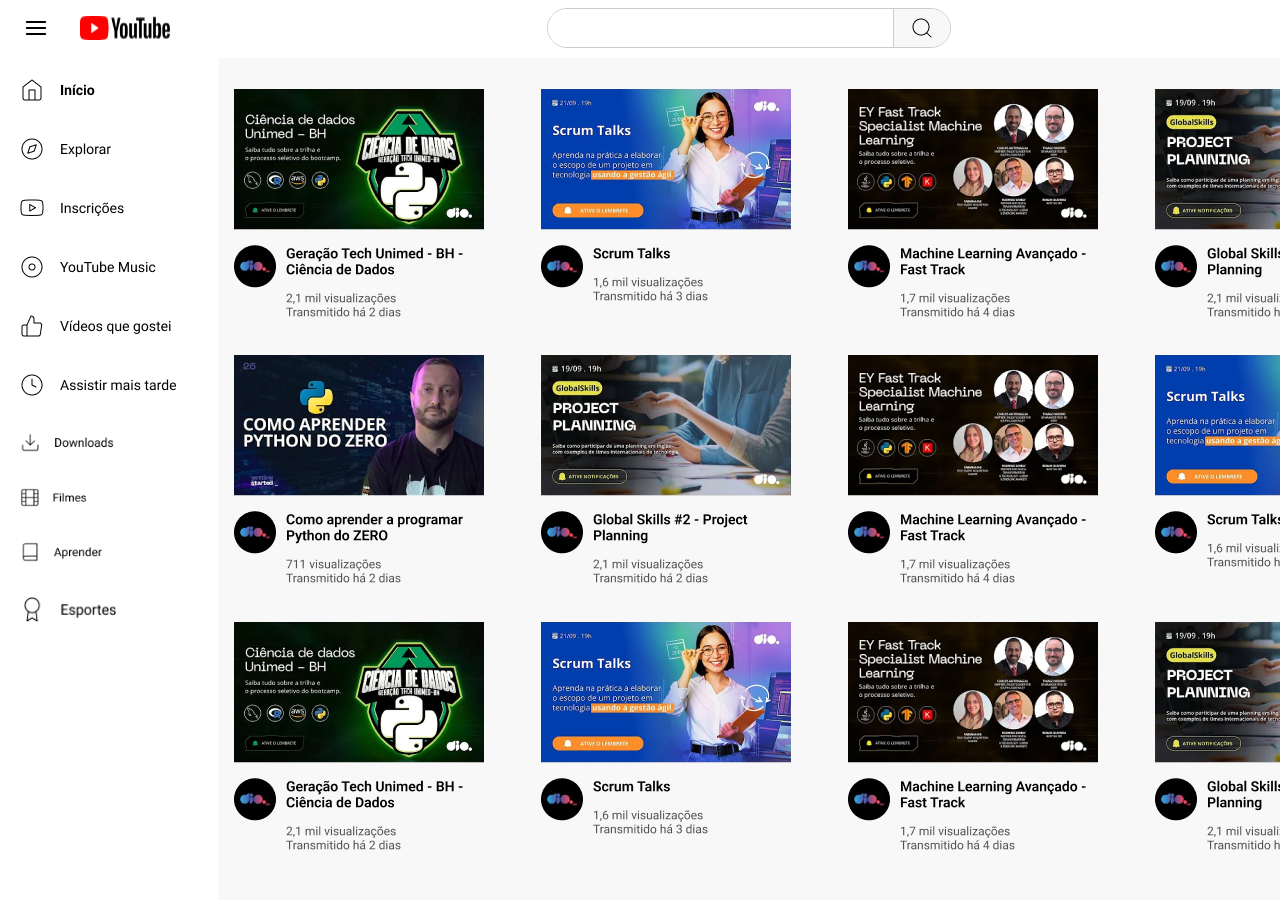
<file: index.html>
<!DOCTYPE html>
<html lang="pt-br">

<head>
    <meta charset="UTF-8">
    <meta name="viewport" content="width=device-width, initial-scale=1.0">
    <title>Clone do Youtube</title>
    <link rel="stylesheet" href="style.css">
</head>

<body>
    <header>
        <div class="yt">
            <img src="img/menu (1).png" alt="">
            <img id="youtube" src="img/youtube 1 (1).png" alt="">
        </div>

        <div class="pesquisa">
            <form>
                <input class="barra" type="text">
                <button><img src="img2/search.png" alt=""></button>
            </form>
        </div>

        <div class="usuario">
            <img src="img/video.png" alt="">
            <img src="img/bell.png" alt="">
            <img src="img/Avatar.png" alt="">
        </div>

    </header>

    <main>

        <div class="sugestao">
            <div><a href="index2.html"><img src="img/vid/Video (6).png" alt=""></a></div>
            <div><img src="img/vid/Video (7).png" alt=""></div>
            <div><img src="img/vid/Video (8).png" alt=""></div>
            <div><img src="img/vid/Video (9).png" alt=""></div>
        </div>

        <div class="sugestao">
            <div><img src="img/vid/Video (10).png" alt=""></div>
            <div><img src="img/vid/Video (9).png" alt=""></div>
            <div><img src="img/vid/Video (8).png" alt=""></div>
            <div><img src="img/vid/Video (7).png" alt=""></div>
        </div>

        <div class="sugestao">
            <div><img src="img/vid/Video (6).png" alt=""></div>
            <div><img src="img/vid/Video (7).png" alt=""></div>
            <div><img src="img/vid/Video (8).png" alt=""></div>
            <div><img src="img/vid/Video (9).png" alt=""></div>
        </div>

    </main>

    <aside>

        <div class="video">
            <img id="img1" src="img/inicio/Menu item.png" alt="">
            <img id="img2" src="img/inicio/Menu item (2).png" alt="">
            <img id="img3" src="img/inicio/Menu item (3).png" alt="">
            <img id="img4" src="img/inicio/Menu item (4).png" alt="">
            <img id="img5" src="img/inicio/Menu item (5).png" alt="">
            <img src="img/inicio/Menu item (11).png" alt="" id="img6">
            <img id="img7" src="img/inicio/Menu item (7).png" alt="">
            <img id="img8" src="img/inicio/Menu item (8).png" alt="">
            <img id="img9" src="img/inicio/Menu item (9).png" alt="">
            <img id="img10" src="img/inicio/Menu item (10).png" alt="">
        </div>

    </aside>
</body>

</html>
</file>
<file: style.css>
* {
    padding: 0;
    margin: 0;
    box-sizing: border-box;
}

body {
    height: 100vh;
    display: grid;
    grid-template-rows: 58px 1fr;
    grid-template-columns: 1fr 6fr;

}

header {
    grid-area: span 1 / span 2;
    display: flex;
    justify-content: space-between;
    align-items: center;
    height: 56px;
    padding: 0px 24px;
}

.yt {
    display: flex;
    justify-content: space-between;
    width: 146px;
}

form {
    display: flex;
    justify-content: space-between;
    border: 1px solid rgba(204, 204, 204, 1);
    width: 404px;
    height: 40px;
    border-radius: 50px;
}

.barra {
    width: 348px;
    height: 38px;
    border: none;
    border-radius: 50px 0px 0px 50px;
    padding: 10px;
    font-size: 20px;
}

button {
    display: flex;
    justify-content: center;
    align-items: center;
    width: 57px;
    border: none;
    border-left: 1px solid rgba(204, 204, 204, 1);
    background-color: rgba(248, 248, 248, 1);
    border-radius: 0px 50px 50px 0px;
    padding: 3px;
}

#icon-pesquisa img {
    width: 24px;
    height: 24px;
}

.usuario {
    display: flex;
    align-items: center;
    display: flex;
    width: 130px;
    gap: 24px;
}

.usuario .img {
    width: 24px;
    height: 24px;
}

#perfil {
    width: 44px;
    height: 34px;
    border-radius: 50%;
}

aside {
    grid-area: 2 / span 1;
}

.video {
    display: flex;
    flex-direction: column;
    width: 218px;
    padding: 20px;
    gap: 35px;
}

#img1{
    width: 75px;
}

#img2{
    width: 91px;
}

#img3{
    width: 105px;
}
#img4{
    width: 136px;
}

#img5{
    width: 152px;
}

#img6 {
    width: 157px;
}

#img7{
    width: 94px;
}

#img8{
    width: 67px;
}

#img9{
    width: 82px;
}

#img10{
    width: 97px;
}

main {
    background-color: rgba(248, 248, 248, 1);
    display: flex;
    flex-direction: column;
    padding: 15px 60px 0px 0px;
    
}

.sugestao {
    display: flex;
    justify-content: space-between;
    gap: 25px;
}

.sugestao img {
    width: 282px;
}
</file>
